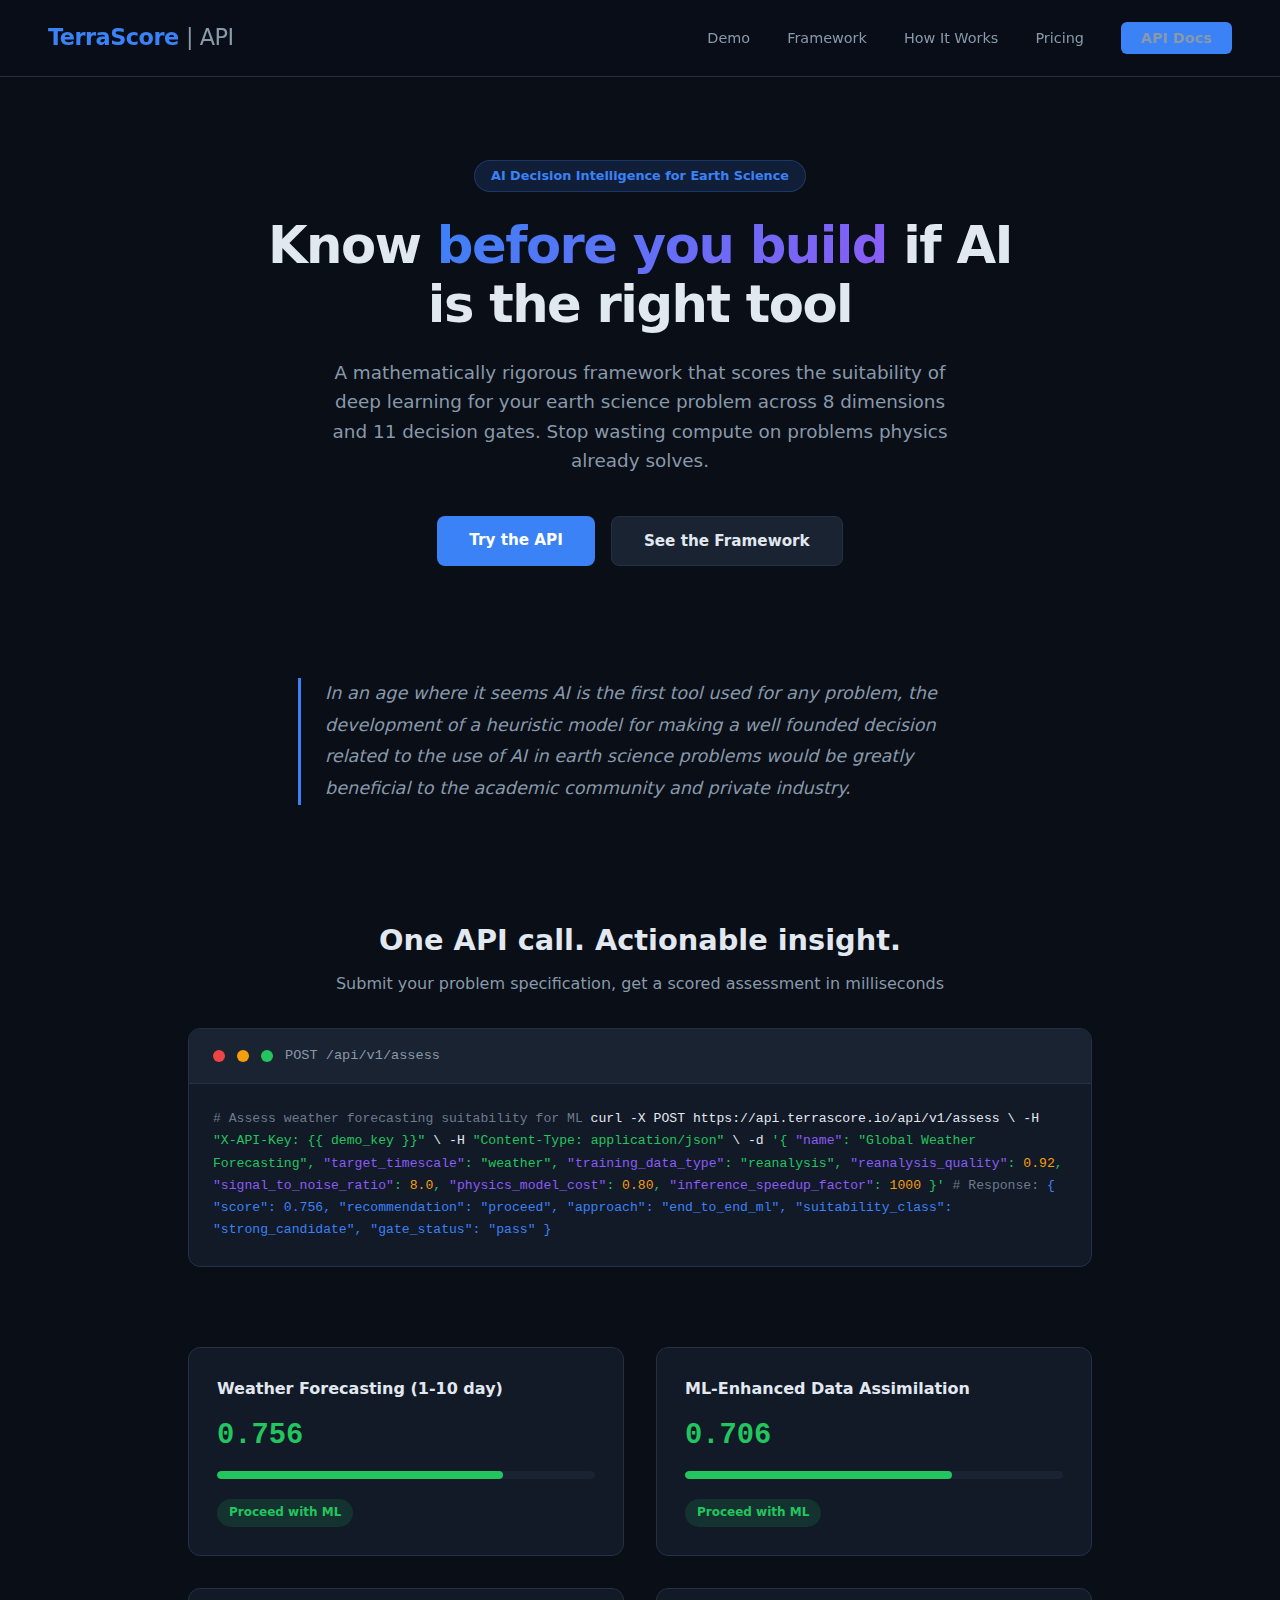
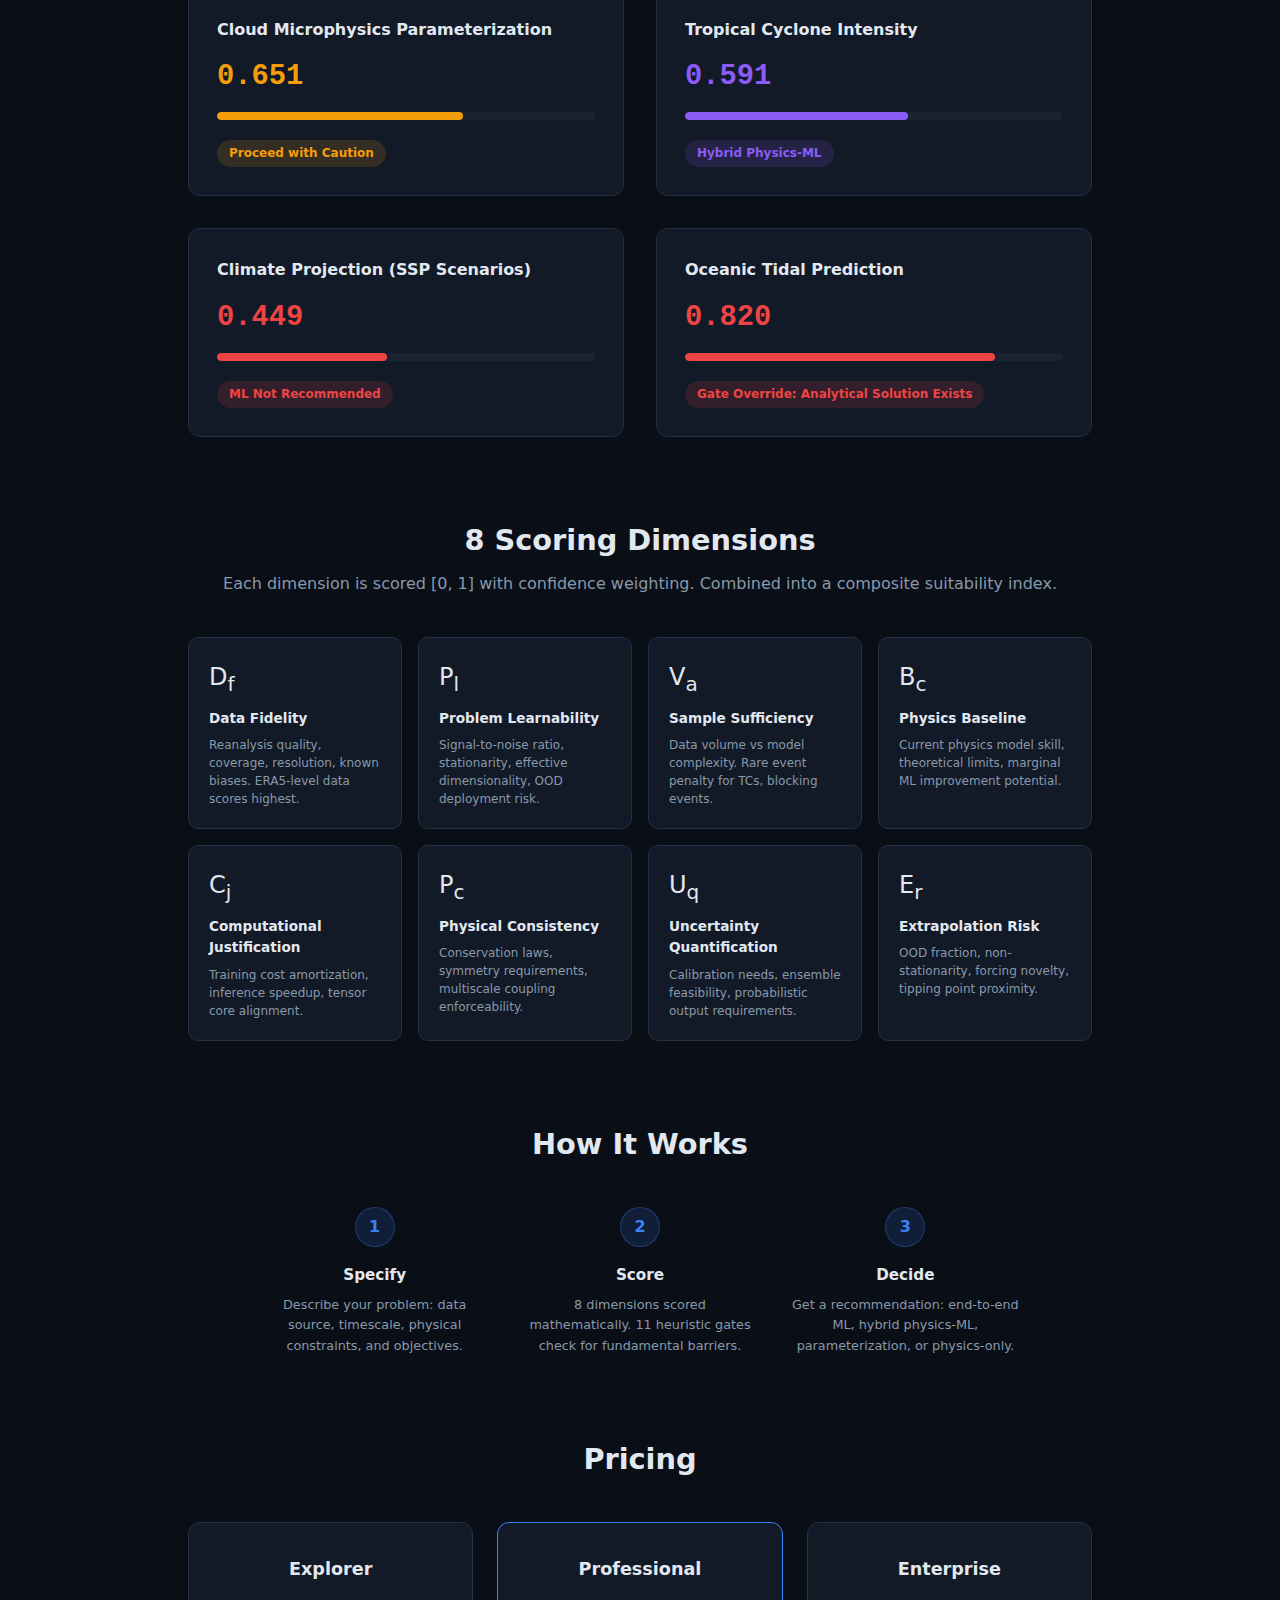
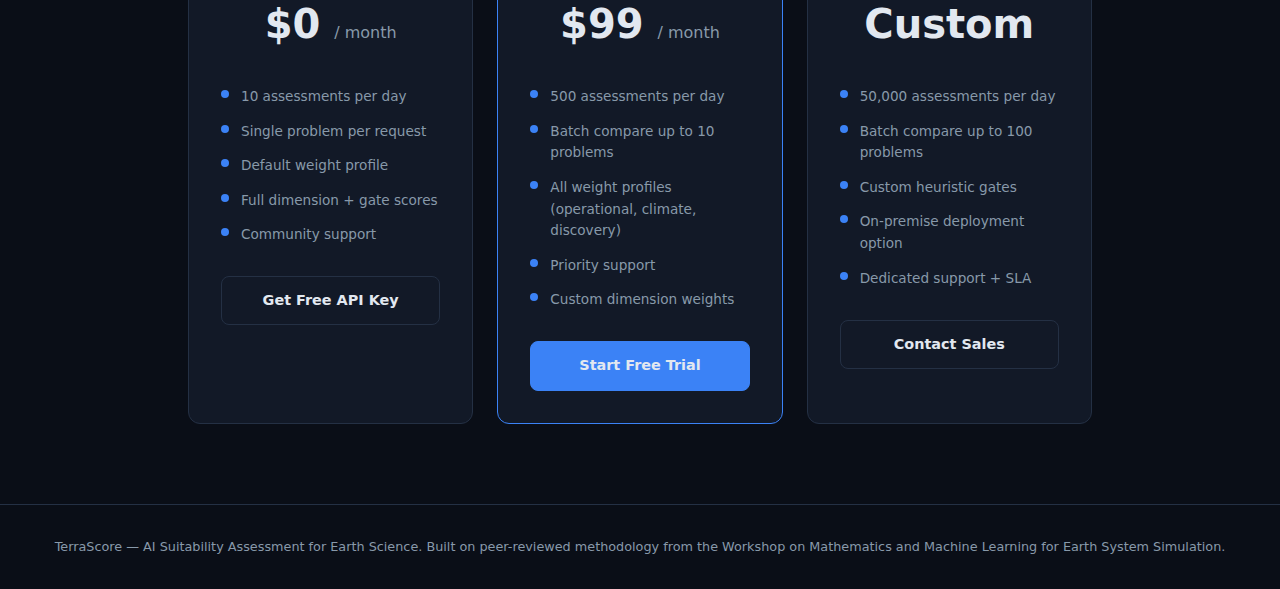
<file: service/templates/index.html>
<!DOCTYPE html>
<html lang="en">
<head>
    <meta charset="UTF-8">
    <meta name="viewport" content="width=device-width, initial-scale=1.0">
    <title>TerraScore — AI Suitability Assessment for Earth Science</title>
    <style>
        :root {
            --bg: #0a0e17;
            --surface: #121927;
            --surface-2: #1a2332;
            --border: #243044;
            --text: #e2e8f0;
            --text-dim: #8899aa;
            --accent: #3b82f6;
            --accent-glow: rgba(59, 130, 246, 0.15);
            --green: #22c55e;
            --amber: #f59e0b;
            --red: #ef4444;
            --font: 'Segoe UI', system-ui, -apple-system, sans-serif;
            --mono: 'SF Mono', 'Cascadia Code', 'Consolas', monospace;
        }
        * { margin: 0; padding: 0; box-sizing: border-box; }
        body {
            font-family: var(--font);
            background: var(--bg);
            color: var(--text);
            line-height: 1.6;
        }

        /* Navigation */
        nav {
            display: flex;
            justify-content: space-between;
            align-items: center;
            padding: 1.25rem 3rem;
            border-bottom: 1px solid var(--border);
            background: rgba(10, 14, 23, 0.95);
            backdrop-filter: blur(10px);
            position: fixed;
            width: 100%;
            top: 0;
            z-index: 100;
        }
        .logo {
            font-size: 1.4rem;
            font-weight: 700;
            color: var(--accent);
            letter-spacing: -0.5px;
        }
        .logo span { color: var(--text-dim); font-weight: 400; }
        nav .links a {
            color: var(--text-dim);
            text-decoration: none;
            margin-left: 2rem;
            font-size: 0.9rem;
            transition: color 0.2s;
        }
        nav .links a:hover { color: var(--text); }
        .cta-btn {
            background: var(--accent);
            color: #fff;
            padding: 0.5rem 1.25rem;
            border-radius: 6px;
            text-decoration: none;
            font-weight: 600;
            font-size: 0.85rem;
            transition: opacity 0.2s;
        }
        .cta-btn:hover { opacity: 0.9; }

        /* Hero */
        .hero {
            padding: 10rem 3rem 5rem;
            text-align: center;
            max-width: 860px;
            margin: 0 auto;
        }
        .hero .badge {
            display: inline-block;
            background: var(--accent-glow);
            color: var(--accent);
            padding: 0.3rem 1rem;
            border-radius: 100px;
            font-size: 0.8rem;
            font-weight: 600;
            margin-bottom: 1.5rem;
            border: 1px solid rgba(59, 130, 246, 0.25);
        }
        .hero h1 {
            font-size: 3.2rem;
            font-weight: 800;
            line-height: 1.15;
            letter-spacing: -1.5px;
            margin-bottom: 1.5rem;
        }
        .hero h1 em {
            font-style: normal;
            background: linear-gradient(135deg, var(--accent), #8b5cf6);
            -webkit-background-clip: text;
            -webkit-text-fill-color: transparent;
        }
        .hero p {
            font-size: 1.15rem;
            color: var(--text-dim);
            max-width: 640px;
            margin: 0 auto 2.5rem;
        }
        .hero-actions {
            display: flex;
            gap: 1rem;
            justify-content: center;
            flex-wrap: wrap;
        }
        .hero-actions a {
            padding: 0.75rem 2rem;
            border-radius: 8px;
            font-weight: 600;
            font-size: 0.95rem;
            text-decoration: none;
            transition: all 0.2s;
        }
        .btn-primary {
            background: var(--accent);
            color: #fff;
        }
        .btn-secondary {
            background: var(--surface-2);
            color: var(--text);
            border: 1px solid var(--border);
        }

        /* Problem statement */
        .problem {
            max-width: 780px;
            margin: 0 auto 5rem;
            padding: 2rem 3rem;
            text-align: center;
        }
        .problem blockquote {
            font-size: 1.1rem;
            color: var(--text-dim);
            font-style: italic;
            border-left: 3px solid var(--accent);
            padding-left: 1.5rem;
            text-align: left;
            line-height: 1.8;
        }

        /* Live demo */
        .demo-section {
            max-width: 1000px;
            margin: 0 auto 5rem;
            padding: 0 3rem;
        }
        .demo-section h2 {
            text-align: center;
            font-size: 1.8rem;
            margin-bottom: 0.5rem;
        }
        .demo-section .subtitle {
            text-align: center;
            color: var(--text-dim);
            margin-bottom: 2rem;
        }
        .demo-card {
            background: var(--surface);
            border: 1px solid var(--border);
            border-radius: 12px;
            overflow: hidden;
        }
        .demo-header {
            display: flex;
            align-items: center;
            gap: 0.75rem;
            padding: 1rem 1.5rem;
            background: var(--surface-2);
            border-bottom: 1px solid var(--border);
            font-family: var(--mono);
            font-size: 0.85rem;
            color: var(--text-dim);
        }
        .demo-header .dot { width: 12px; height: 12px; border-radius: 50%; }
        .dot-red { background: #ef4444; }
        .dot-yellow { background: #f59e0b; }
        .dot-green { background: #22c55e; }
        .demo-body {
            padding: 1.5rem;
            font-family: var(--mono);
            font-size: 0.82rem;
            line-height: 1.7;
            overflow-x: auto;
        }
        .demo-body .comment { color: #6b7b8d; }
        .demo-body .key { color: #8b5cf6; }
        .demo-body .str { color: #22c55e; }
        .demo-body .num { color: #f59e0b; }
        .demo-body .response { color: var(--accent); }

        /* Results display */
        .results-grid {
            display: grid;
            grid-template-columns: 1fr 1fr;
            gap: 2rem;
            max-width: 1000px;
            margin: 3rem auto 5rem;
            padding: 0 3rem;
        }
        .result-card {
            background: var(--surface);
            border: 1px solid var(--border);
            border-radius: 12px;
            padding: 1.75rem;
        }
        .result-card h3 {
            font-size: 1rem;
            margin-bottom: 0.75rem;
            display: flex;
            align-items: center;
            gap: 0.5rem;
        }
        .score-bar {
            width: 100%;
            height: 8px;
            background: var(--surface-2);
            border-radius: 4px;
            margin: 0.75rem 0;
            overflow: hidden;
        }
        .score-fill {
            height: 100%;
            border-radius: 4px;
            transition: width 1s ease;
        }
        .rec-tag {
            display: inline-block;
            padding: 0.25rem 0.75rem;
            border-radius: 100px;
            font-size: 0.75rem;
            font-weight: 600;
            margin-top: 0.5rem;
        }
        .rec-proceed { background: rgba(34,197,94,0.15); color: var(--green); }
        .rec-caution { background: rgba(245,158,11,0.15); color: var(--amber); }
        .rec-hybrid { background: rgba(139,92,246,0.15); color: #8b5cf6; }
        .rec-no { background: rgba(239,68,68,0.15); color: var(--red); }
        .score-value {
            font-size: 1.8rem;
            font-weight: 800;
            font-family: var(--mono);
        }

        /* Dimensions */
        .dimensions-section {
            max-width: 1000px;
            margin: 0 auto 5rem;
            padding: 0 3rem;
        }
        .dimensions-section h2 {
            text-align: center;
            font-size: 1.8rem;
            margin-bottom: 0.5rem;
        }
        .dimensions-section .subtitle {
            text-align: center;
            color: var(--text-dim);
            margin-bottom: 2.5rem;
        }
        .dim-grid {
            display: grid;
            grid-template-columns: repeat(4, 1fr);
            gap: 1rem;
        }
        .dim-card {
            background: var(--surface);
            border: 1px solid var(--border);
            border-radius: 10px;
            padding: 1.25rem;
        }
        .dim-card .icon {
            font-size: 1.5rem;
            margin-bottom: 0.5rem;
        }
        .dim-card h4 {
            font-size: 0.85rem;
            margin-bottom: 0.4rem;
        }
        .dim-card p {
            font-size: 0.75rem;
            color: var(--text-dim);
            line-height: 1.5;
        }

        /* How it works */
        .how-section {
            max-width: 860px;
            margin: 0 auto 5rem;
            padding: 0 3rem;
        }
        .how-section h2 {
            text-align: center;
            font-size: 1.8rem;
            margin-bottom: 2.5rem;
        }
        .steps {
            display: flex;
            gap: 2rem;
        }
        .step {
            flex: 1;
            text-align: center;
        }
        .step-num {
            width: 40px;
            height: 40px;
            background: var(--accent-glow);
            color: var(--accent);
            border-radius: 50%;
            display: inline-flex;
            align-items: center;
            justify-content: center;
            font-weight: 800;
            font-size: 1rem;
            margin-bottom: 1rem;
            border: 1px solid rgba(59,130,246,0.3);
        }
        .step h4 { margin-bottom: 0.5rem; font-size: 0.95rem; }
        .step p { font-size: 0.8rem; color: var(--text-dim); }

        /* Pricing */
        .pricing-section {
            max-width: 1000px;
            margin: 0 auto 5rem;
            padding: 0 3rem;
        }
        .pricing-section h2 { text-align: center; font-size: 1.8rem; margin-bottom: 2.5rem; }
        .pricing-grid {
            display: grid;
            grid-template-columns: repeat(3, 1fr);
            gap: 1.5rem;
        }
        .price-card {
            background: var(--surface);
            border: 1px solid var(--border);
            border-radius: 12px;
            padding: 2rem;
            text-align: center;
        }
        .price-card.featured { border-color: var(--accent); }
        .price-card h3 { font-size: 1.1rem; margin-bottom: 0.5rem; }
        .price-amount {
            font-size: 2.5rem;
            font-weight: 800;
            margin: 0.5rem 0;
        }
        .price-amount span { font-size: 1rem; color: var(--text-dim); font-weight: 400; }
        .price-card ul {
            list-style: none;
            text-align: left;
            margin: 1.5rem 0;
            font-size: 0.85rem;
            color: var(--text-dim);
        }
        .price-card li {
            padding: 0.4rem 0;
            padding-left: 1.25rem;
            position: relative;
        }
        .price-card li::before {
            content: '';
            position: absolute;
            left: 0;
            top: 0.65rem;
            width: 8px;
            height: 8px;
            border-radius: 50%;
            background: var(--accent);
        }
        .price-btn {
            display: block;
            width: 100%;
            padding: 0.75rem;
            border: 1px solid var(--border);
            border-radius: 8px;
            background: transparent;
            color: var(--text);
            font-weight: 600;
            font-size: 0.9rem;
            cursor: pointer;
            transition: all 0.2s;
            text-decoration: none;
            text-align: center;
        }
        .price-btn:hover { border-color: var(--accent); color: var(--accent); }
        .price-btn.primary { background: var(--accent); border-color: var(--accent); }
        .price-btn.primary:hover { opacity: 0.9; color: #fff; }

        /* Footer */
        footer {
            border-top: 1px solid var(--border);
            padding: 2rem 3rem;
            text-align: center;
            color: var(--text-dim);
            font-size: 0.8rem;
        }

        /* Responsive */
        @media (max-width: 768px) {
            .hero h1 { font-size: 2rem; }
            .dim-grid { grid-template-columns: 1fr 1fr; }
            .results-grid { grid-template-columns: 1fr; }
            .pricing-grid { grid-template-columns: 1fr; }
            .steps { flex-direction: column; }
            nav { padding: 1rem 1.5rem; }
            .hero, .demo-section, .dimensions-section,
            .how-section, .pricing-section, .results-grid, .problem { padding-left: 1.5rem; padding-right: 1.5rem; }
        }
    </style>
</head>
<body>

<nav>
    <div class="logo">TerraScore <span>| API</span></div>
    <div class="links">
        <a href="#demo">Demo</a>
        <a href="#dimensions">Framework</a>
        <a href="#how">How It Works</a>
        <a href="#pricing">Pricing</a>
        <a href="/api/v1/dimensions" class="cta-btn">API Docs</a>
    </div>
</nav>

<!-- Hero -->
<section class="hero">
    <div class="badge">AI Decision Intelligence for Earth Science</div>
    <h1>Know <em>before you build</em> if AI is the right tool</h1>
    <p>
        A mathematically rigorous framework that scores the suitability of deep learning
        for your earth science problem across 8 dimensions and 11 decision gates.
        Stop wasting compute on problems physics already solves.
    </p>
    <div class="hero-actions">
        <a href="#demo" class="btn-primary">Try the API</a>
        <a href="#how" class="btn-secondary">See the Framework</a>
    </div>
</section>

<!-- Problem statement -->
<section class="problem">
    <blockquote>
        In an age where it seems AI is the first tool used for any problem, the development
        of a heuristic model for making a well founded decision related to the use of AI in
        earth science problems would be greatly beneficial to the academic community and
        private industry.
    </blockquote>
</section>

<!-- Live demo -->
<section class="demo-section" id="demo">
    <h2>One API call. Actionable insight.</h2>
    <p class="subtitle">Submit your problem specification, get a scored assessment in milliseconds</p>
    <div class="demo-card">
        <div class="demo-header">
            <div class="dot dot-red"></div>
            <div class="dot dot-yellow"></div>
            <div class="dot dot-green"></div>
            POST /api/v1/assess
        </div>
        <div class="demo-body">
<span class="comment"># Assess weather forecasting suitability for ML</span>
curl -X POST https://api.terrascore.io/api/v1/assess \
  -H <span class="str">"X-API-Key: {{ demo_key }}"</span> \
  -H <span class="str">"Content-Type: application/json"</span> \
  -d <span class="str">'{
    <span class="key">"name"</span>: <span class="str">"Global Weather Forecasting"</span>,
    <span class="key">"target_timescale"</span>: <span class="str">"weather"</span>,
    <span class="key">"training_data_type"</span>: <span class="str">"reanalysis"</span>,
    <span class="key">"reanalysis_quality"</span>: <span class="num">0.92</span>,
    <span class="key">"signal_to_noise_ratio"</span>: <span class="num">8.0</span>,
    <span class="key">"physics_model_cost"</span>: <span class="num">0.80</span>,
    <span class="key">"inference_speedup_factor"</span>: <span class="num">1000</span>
  }'</span>

<span class="comment"># Response:</span>
<span class="response">{
  "score": 0.756,
  "recommendation": "proceed",
  "approach": "end_to_end_ml",
  "suitability_class": "strong_candidate",
  "gate_status": "pass"
}</span>
        </div>
    </div>
</section>

<!-- Example results -->
<section>
    <div class="results-grid" id="results">
        <div class="result-card">
            <h3>Weather Forecasting (1-10 day)</h3>
            <div class="score-value" style="color: var(--green);">0.756</div>
            <div class="score-bar"><div class="score-fill" style="width:75.6%; background: var(--green);"></div></div>
            <span class="rec-tag rec-proceed">Proceed with ML</span>
        </div>
        <div class="result-card">
            <h3>ML-Enhanced Data Assimilation</h3>
            <div class="score-value" style="color: var(--green);">0.706</div>
            <div class="score-bar"><div class="score-fill" style="width:70.6%; background: var(--green);"></div></div>
            <span class="rec-tag rec-proceed">Proceed with ML</span>
        </div>
        <div class="result-card">
            <h3>Cloud Microphysics Parameterization</h3>
            <div class="score-value" style="color: var(--amber);">0.651</div>
            <div class="score-bar"><div class="score-fill" style="width:65.1%; background: var(--amber);"></div></div>
            <span class="rec-tag rec-caution">Proceed with Caution</span>
        </div>
        <div class="result-card">
            <h3>Tropical Cyclone Intensity</h3>
            <div class="score-value" style="color: #8b5cf6;">0.591</div>
            <div class="score-bar"><div class="score-fill" style="width:59.1%; background: #8b5cf6;"></div></div>
            <span class="rec-tag rec-hybrid">Hybrid Physics-ML</span>
        </div>
        <div class="result-card">
            <h3>Climate Projection (SSP Scenarios)</h3>
            <div class="score-value" style="color: var(--red);">0.449</div>
            <div class="score-bar"><div class="score-fill" style="width:44.9%; background: var(--red);"></div></div>
            <span class="rec-tag rec-no">ML Not Recommended</span>
        </div>
        <div class="result-card">
            <h3>Oceanic Tidal Prediction</h3>
            <div class="score-value" style="color: var(--red);">0.820</div>
            <div class="score-bar"><div class="score-fill" style="width:82.0%; background: var(--red);"></div></div>
            <span class="rec-tag rec-no">Gate Override: Analytical Solution Exists</span>
        </div>
    </div>
</section>

<!-- 8 Dimensions -->
<section class="dimensions-section" id="dimensions">
    <h2>8 Scoring Dimensions</h2>
    <p class="subtitle">Each dimension is scored [0, 1] with confidence weighting. Combined into a composite suitability index.</p>
    <div class="dim-grid">
        <div class="dim-card">
            <div class="icon">D<sub>f</sub></div>
            <h4>Data Fidelity</h4>
            <p>Reanalysis quality, coverage, resolution, known biases. ERA5-level data scores highest.</p>
        </div>
        <div class="dim-card">
            <div class="icon">P<sub>l</sub></div>
            <h4>Problem Learnability</h4>
            <p>Signal-to-noise ratio, stationarity, effective dimensionality, OOD deployment risk.</p>
        </div>
        <div class="dim-card">
            <div class="icon">V<sub>a</sub></div>
            <h4>Sample Sufficiency</h4>
            <p>Data volume vs model complexity. Rare event penalty for TCs, blocking events.</p>
        </div>
        <div class="dim-card">
            <div class="icon">B<sub>c</sub></div>
            <h4>Physics Baseline</h4>
            <p>Current physics model skill, theoretical limits, marginal ML improvement potential.</p>
        </div>
        <div class="dim-card">
            <div class="icon">C<sub>j</sub></div>
            <h4>Computational Justification</h4>
            <p>Training cost amortization, inference speedup, tensor core alignment.</p>
        </div>
        <div class="dim-card">
            <div class="icon">P<sub>c</sub></div>
            <h4>Physical Consistency</h4>
            <p>Conservation laws, symmetry requirements, multiscale coupling enforceability.</p>
        </div>
        <div class="dim-card">
            <div class="icon">U<sub>q</sub></div>
            <h4>Uncertainty Quantification</h4>
            <p>Calibration needs, ensemble feasibility, probabilistic output requirements.</p>
        </div>
        <div class="dim-card">
            <div class="icon">E<sub>r</sub></div>
            <h4>Extrapolation Risk</h4>
            <p>OOD fraction, non-stationarity, forcing novelty, tipping point proximity.</p>
        </div>
    </div>
</section>

<!-- How it works -->
<section class="how-section" id="how">
    <h2>How It Works</h2>
    <div class="steps">
        <div class="step">
            <div class="step-num">1</div>
            <h4>Specify</h4>
            <p>Describe your problem: data source, timescale, physical constraints, and objectives.</p>
        </div>
        <div class="step">
            <div class="step-num">2</div>
            <h4>Score</h4>
            <p>8 dimensions scored mathematically. 11 heuristic gates check for fundamental barriers.</p>
        </div>
        <div class="step">
            <div class="step-num">3</div>
            <h4>Decide</h4>
            <p>Get a recommendation: end-to-end ML, hybrid physics-ML, parameterization, or physics-only.</p>
        </div>
    </div>
</section>

<!-- Pricing -->
<section class="pricing-section" id="pricing">
    <h2>Pricing</h2>
    <div class="pricing-grid">
        <div class="price-card">
            <h3>Explorer</h3>
            <div class="price-amount">$0 <span>/ month</span></div>
            <ul>
                <li>10 assessments per day</li>
                <li>Single problem per request</li>
                <li>Default weight profile</li>
                <li>Full dimension + gate scores</li>
                <li>Community support</li>
            </ul>
            <a href="/api/v1/keys/generate" class="price-btn">Get Free API Key</a>
        </div>
        <div class="price-card featured">
            <h3>Professional</h3>
            <div class="price-amount">$99 <span>/ month</span></div>
            <ul>
                <li>500 assessments per day</li>
                <li>Batch compare up to 10 problems</li>
                <li>All weight profiles (operational, climate, discovery)</li>
                <li>Priority support</li>
                <li>Custom dimension weights</li>
            </ul>
            <a href="/api/v1/keys/generate" class="price-btn primary">Start Free Trial</a>
        </div>
        <div class="price-card">
            <h3>Enterprise</h3>
            <div class="price-amount">Custom</div>
            <ul>
                <li>50,000 assessments per day</li>
                <li>Batch compare up to 100 problems</li>
                <li>Custom heuristic gates</li>
                <li>On-premise deployment option</li>
                <li>Dedicated support + SLA</li>
            </ul>
            <a href="mailto:sales@terrascore.io" class="price-btn">Contact Sales</a>
        </div>
    </div>
</section>

<footer>
    TerraScore — AI Suitability Assessment for Earth Science.
    Built on peer-reviewed methodology from the Workshop on Mathematics and Machine Learning for Earth System Simulation.
</footer>

</body>
</html>
</file>
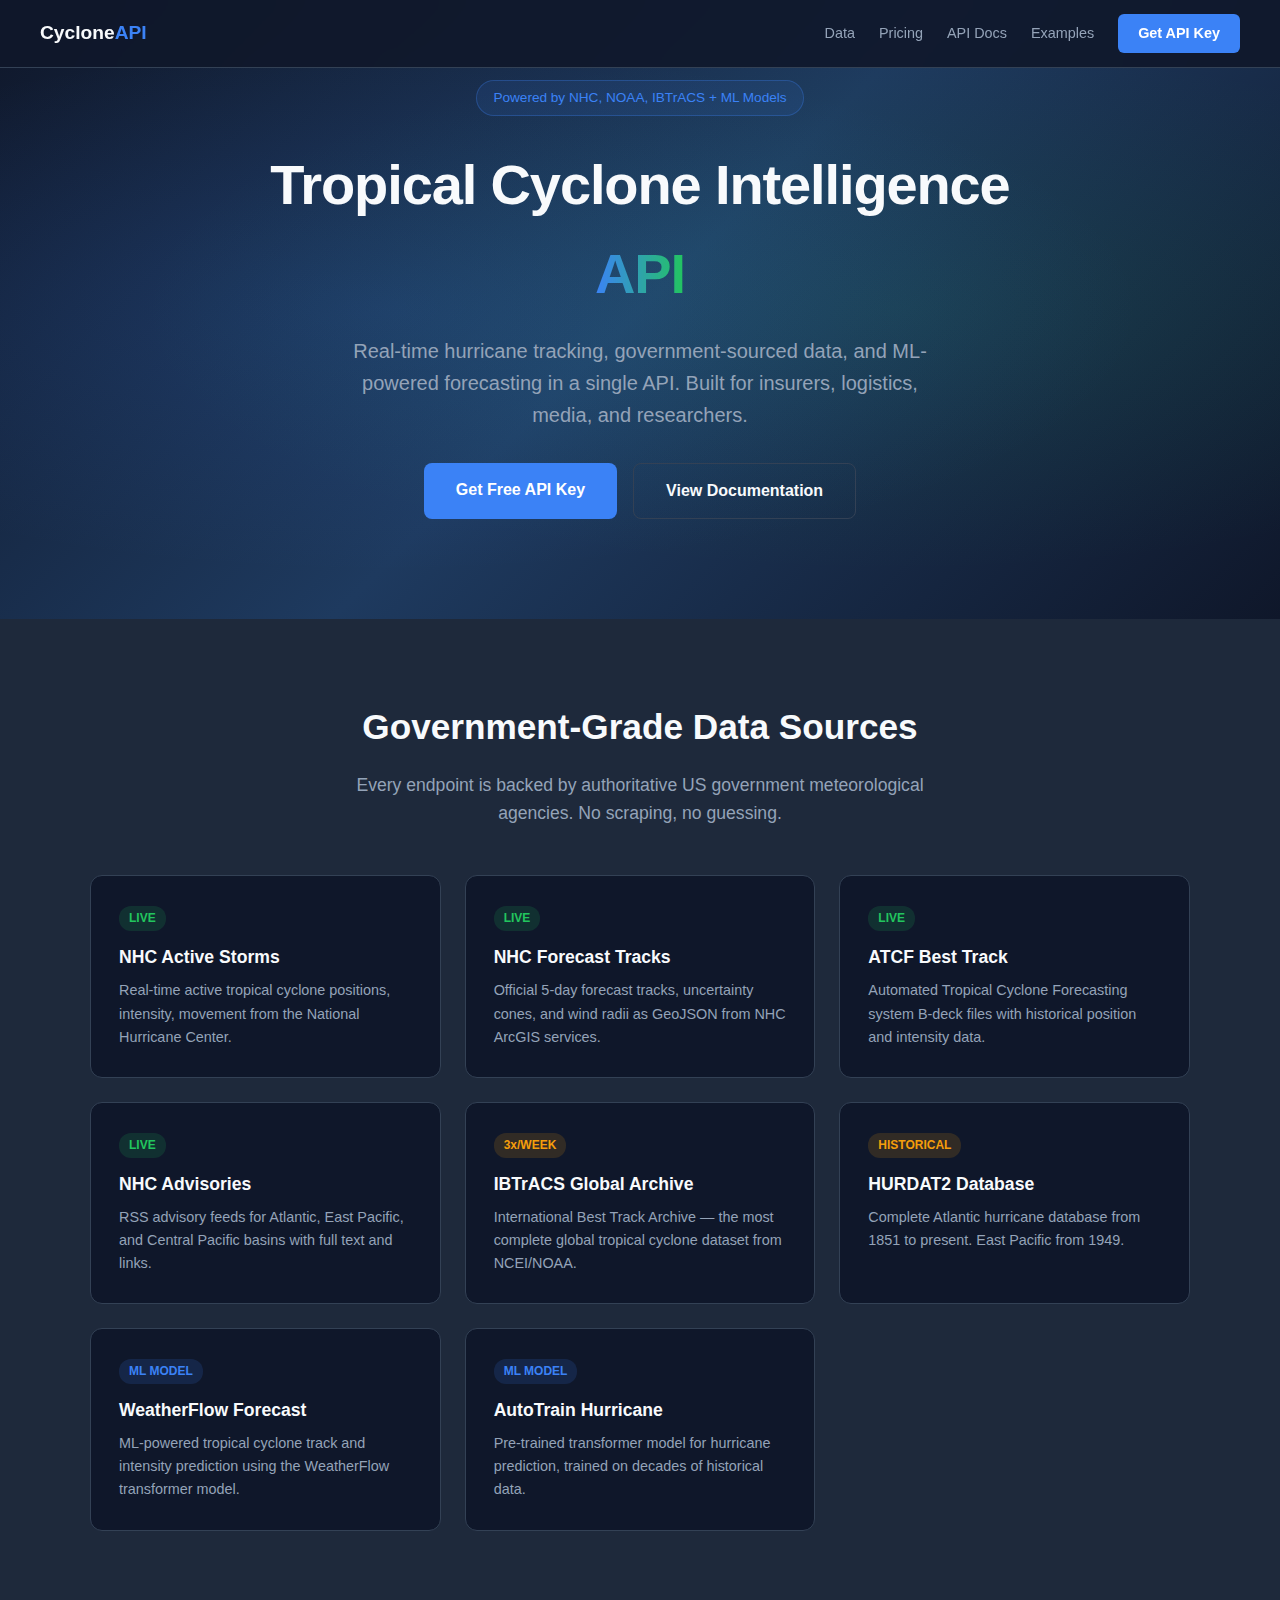
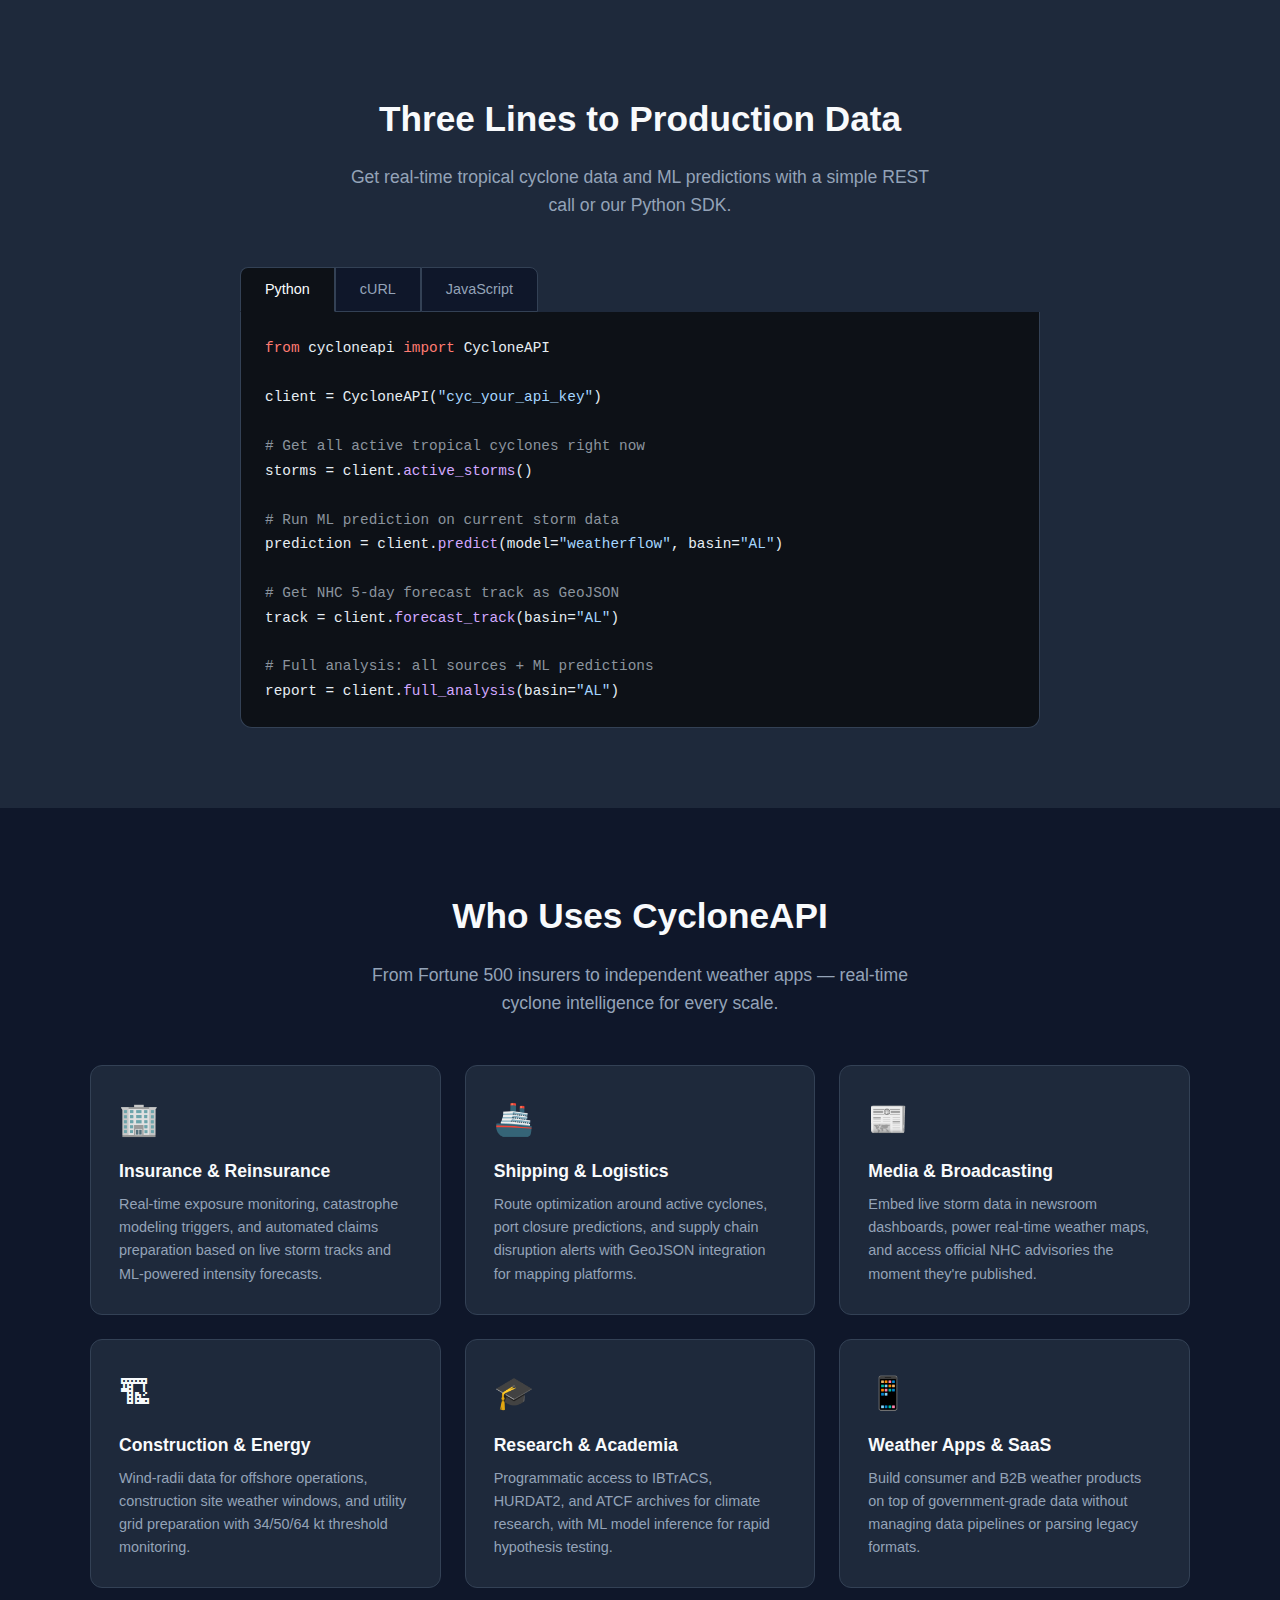
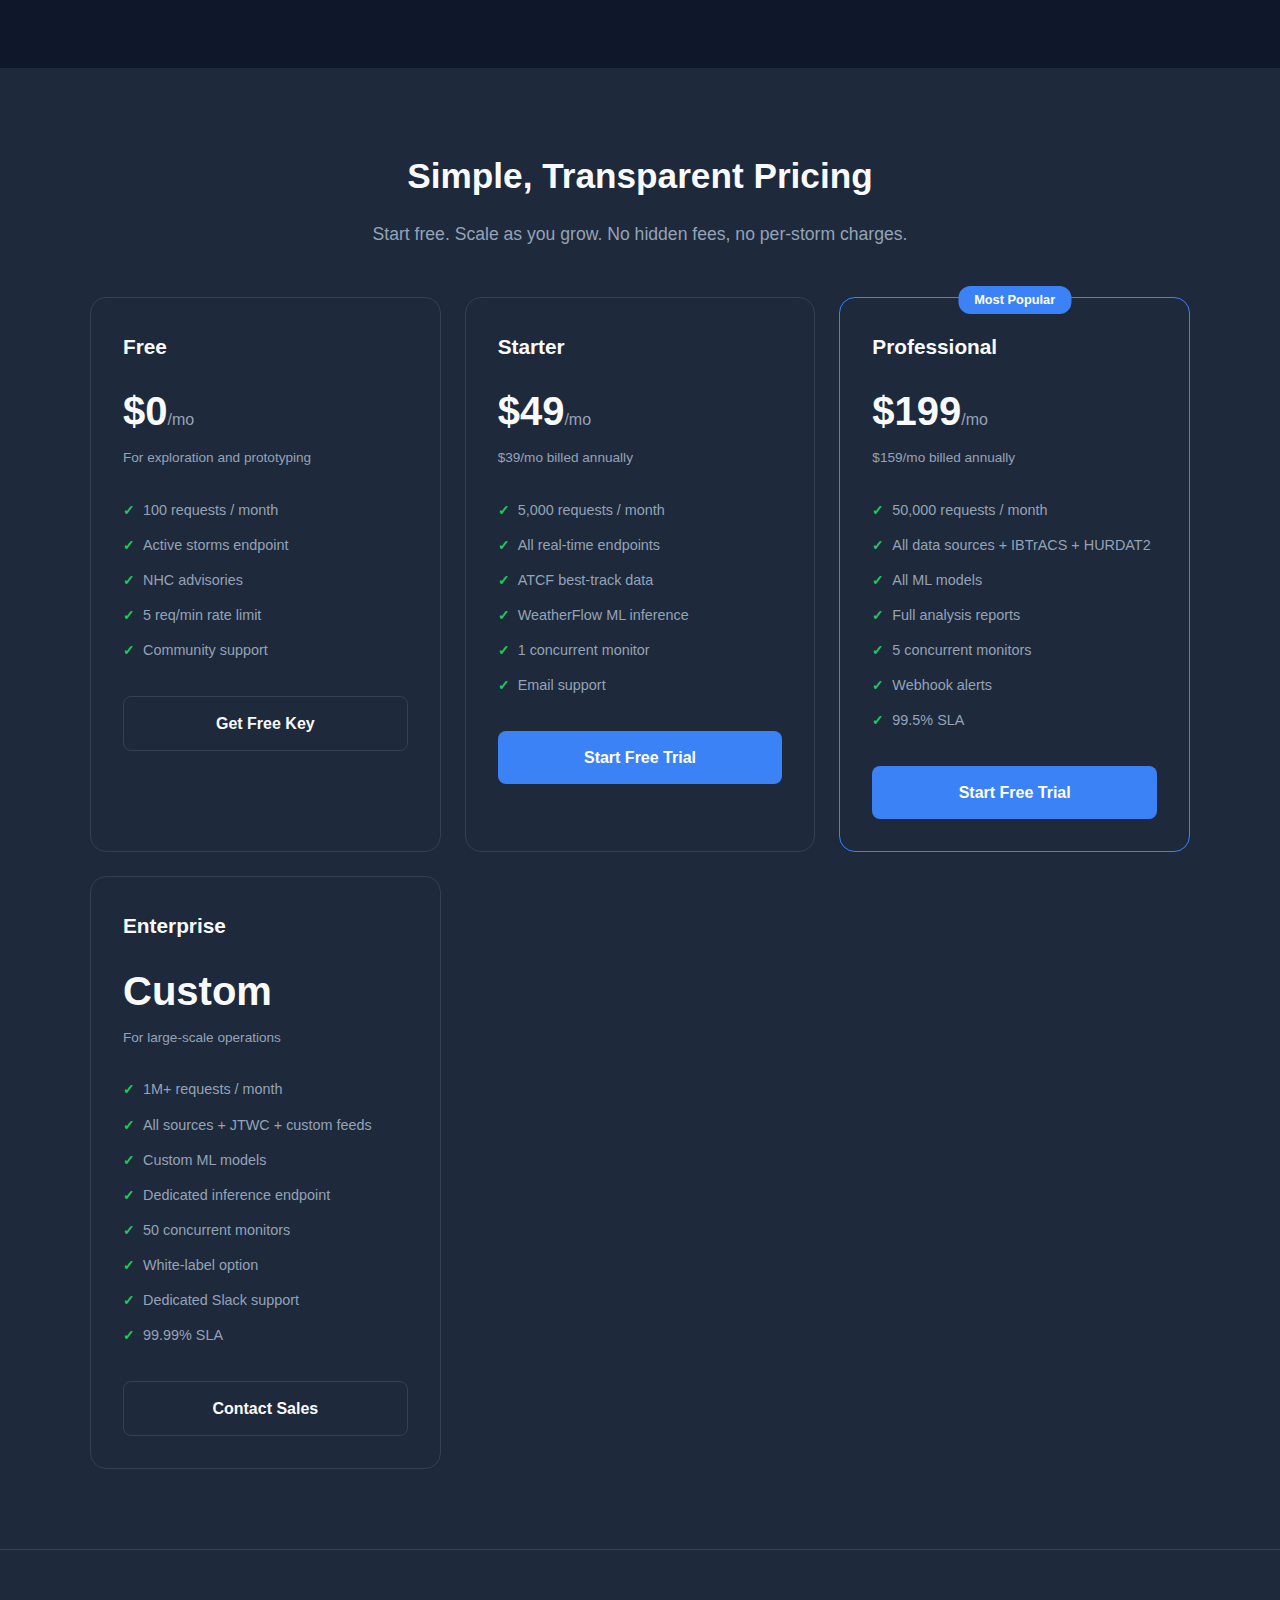
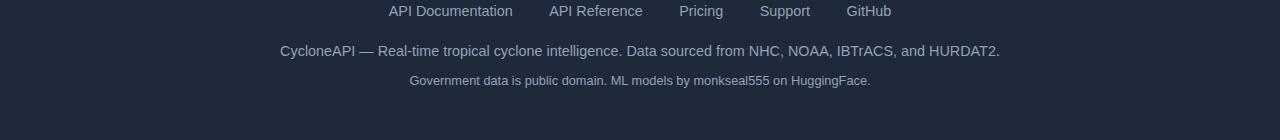
<file: huggingface_live_tool/templates/landing.html>
<!DOCTYPE html>
<html lang="en">
<head>
    <meta charset="UTF-8">
    <meta name="viewport" content="width=device-width, initial-scale=1.0">
    <title>CycloneAPI — Real-Time Tropical Cyclone Intelligence</title>
    <style>
        :root {
            --primary: #0f172a;
            --accent: #3b82f6;
            --accent-hover: #2563eb;
            --surface: #1e293b;
            --text: #f8fafc;
            --text-muted: #94a3b8;
            --border: #334155;
            --success: #22c55e;
            --warning: #f59e0b;
            --gradient: linear-gradient(135deg, #0f172a 0%, #1e3a5f 50%, #0f172a 100%);
        }
        * { margin: 0; padding: 0; box-sizing: border-box; }
        body { font-family: -apple-system, BlinkMacSystemFont, 'Segoe UI', Roboto, sans-serif; background: var(--primary); color: var(--text); line-height: 1.6; }

        /* Hero */
        .hero {
            background: var(--gradient);
            padding: 80px 20px 100px;
            text-align: center;
            position: relative;
            overflow: hidden;
        }
        .hero::before {
            content: '';
            position: absolute; top: 0; left: 0; right: 0; bottom: 0;
            background: radial-gradient(ellipse at 30% 50%, rgba(59,130,246,0.15) 0%, transparent 60%),
                        radial-gradient(ellipse at 70% 50%, rgba(34,197,94,0.1) 0%, transparent 60%);
        }
        .hero-content { position: relative; max-width: 800px; margin: 0 auto; }
        .hero h1 { font-size: 3.5rem; font-weight: 800; letter-spacing: -0.02em; margin-bottom: 16px; }
        .hero h1 span { background: linear-gradient(90deg, #3b82f6, #22c55e); -webkit-background-clip: text; -webkit-text-fill-color: transparent; background-clip: text; }
        .hero p { font-size: 1.25rem; color: var(--text-muted); max-width: 600px; margin: 0 auto 32px; }
        .hero-cta { display: flex; gap: 16px; justify-content: center; flex-wrap: wrap; }
        .btn { display: inline-block; padding: 14px 32px; border-radius: 8px; font-size: 1rem; font-weight: 600; text-decoration: none; transition: all 0.2s; cursor: pointer; border: none; }
        .btn-primary { background: var(--accent); color: white; }
        .btn-primary:hover { background: var(--accent-hover); transform: translateY(-1px); }
        .btn-secondary { background: transparent; color: var(--text); border: 1px solid var(--border); }
        .btn-secondary:hover { border-color: var(--accent); color: var(--accent); }
        .hero-badge { display: inline-block; padding: 6px 16px; border-radius: 20px; font-size: 0.85rem; color: var(--accent); border: 1px solid rgba(59,130,246,0.3); margin-bottom: 24px; background: rgba(59,130,246,0.1); }

        /* Container */
        .container { max-width: 1200px; margin: 0 auto; padding: 0 20px; }

        /* Section */
        section { padding: 80px 20px; }
        section h2 { font-size: 2.2rem; font-weight: 700; text-align: center; margin-bottom: 16px; }
        section .section-sub { text-align: center; color: var(--text-muted); max-width: 600px; margin: 0 auto 48px; font-size: 1.1rem; }

        /* Data sources */
        .sources { background: var(--surface); }
        .source-grid { display: grid; grid-template-columns: repeat(auto-fit, minmax(260px, 1fr)); gap: 24px; max-width: 1100px; margin: 0 auto; }
        .source-card { background: var(--primary); border: 1px solid var(--border); border-radius: 12px; padding: 28px; transition: border-color 0.2s; }
        .source-card:hover { border-color: var(--accent); }
        .source-card h3 { font-size: 1.1rem; margin-bottom: 8px; }
        .source-card p { color: var(--text-muted); font-size: 0.9rem; }
        .source-badge { display: inline-block; padding: 3px 10px; border-radius: 12px; font-size: 0.75rem; font-weight: 600; margin-bottom: 12px; }
        .badge-live { background: rgba(34,197,94,0.15); color: var(--success); }
        .badge-updated { background: rgba(245,158,11,0.15); color: var(--warning); }
        .badge-ml { background: rgba(59,130,246,0.15); color: var(--accent); }

        /* Pricing */
        .pricing-grid { display: grid; grid-template-columns: repeat(auto-fit, minmax(260px, 1fr)); gap: 24px; max-width: 1100px; margin: 0 auto; }
        .price-card { background: var(--surface); border: 1px solid var(--border); border-radius: 16px; padding: 32px; position: relative; transition: transform 0.2s, border-color 0.2s; }
        .price-card:hover { transform: translateY(-4px); }
        .price-card.featured { border-color: var(--accent); }
        .price-card.featured::before { content: 'Most Popular'; position: absolute; top: -12px; left: 50%; transform: translateX(-50%); background: var(--accent); color: white; padding: 4px 16px; border-radius: 12px; font-size: 0.8rem; font-weight: 600; }
        .price-card h3 { font-size: 1.3rem; margin-bottom: 4px; }
        .price-card .price { font-size: 2.5rem; font-weight: 800; margin: 16px 0 4px; }
        .price-card .price span { font-size: 1rem; font-weight: 400; color: var(--text-muted); }
        .price-card .price-sub { color: var(--text-muted); font-size: 0.85rem; margin-bottom: 24px; }
        .price-card ul { list-style: none; margin-bottom: 28px; }
        .price-card li { padding: 6px 0; font-size: 0.9rem; color: var(--text-muted); }
        .price-card li::before { content: '\2713'; color: var(--success); margin-right: 8px; font-weight: 700; }
        .price-card .btn { width: 100%; text-align: center; }

        /* Code sample */
        .code-section { background: var(--surface); }
        .code-tabs { display: flex; gap: 0; margin-bottom: 0; max-width: 800px; margin: 0 auto; }
        .code-tab { padding: 10px 24px; background: var(--primary); border: 1px solid var(--border); cursor: pointer; font-size: 0.9rem; color: var(--text-muted); transition: all 0.2s; }
        .code-tab:first-child { border-radius: 8px 0 0 0; }
        .code-tab:last-child { border-radius: 0 8px 0 0; }
        .code-tab.active { background: #0d1117; color: var(--text); border-bottom-color: #0d1117; }
        .code-block { background: #0d1117; border: 1px solid var(--border); border-top: none; border-radius: 0 0 12px 12px; padding: 24px; max-width: 800px; margin: 0 auto; overflow-x: auto; }
        .code-block pre { font-family: 'SF Mono', 'Fira Code', monospace; font-size: 0.9rem; line-height: 1.7; color: #e6edf3; }
        .code-block .kw { color: #ff7b72; }
        .code-block .str { color: #a5d6ff; }
        .code-block .cmt { color: #8b949e; }
        .code-block .fn { color: #d2a8ff; }
        .code-block .var { color: #ffa657; }

        /* Use cases */
        .use-cases-grid { display: grid; grid-template-columns: repeat(auto-fit, minmax(300px, 1fr)); gap: 24px; max-width: 1100px; margin: 0 auto; }
        .use-card { background: var(--surface); border: 1px solid var(--border); border-radius: 12px; padding: 28px; }
        .use-card h3 { margin-bottom: 8px; font-size: 1.1rem; }
        .use-card p { color: var(--text-muted); font-size: 0.9rem; }
        .use-icon { font-size: 2rem; margin-bottom: 12px; }

        /* Footer */
        footer { background: var(--surface); padding: 48px 20px; text-align: center; border-top: 1px solid var(--border); }
        footer p { color: var(--text-muted); font-size: 0.9rem; }
        .footer-links { margin-bottom: 16px; }
        .footer-links a { color: var(--text-muted); text-decoration: none; margin: 0 16px; font-size: 0.9rem; transition: color 0.2s; }
        .footer-links a:hover { color: var(--accent); }

        /* Nav */
        nav { position: fixed; top: 0; left: 0; right: 0; background: rgba(15,23,42,0.9); backdrop-filter: blur(12px); z-index: 100; border-bottom: 1px solid var(--border); padding: 14px 20px; }
        .nav-inner { max-width: 1200px; margin: 0 auto; display: flex; justify-content: space-between; align-items: center; }
        .nav-brand { font-size: 1.2rem; font-weight: 700; color: var(--text); text-decoration: none; }
        .nav-brand span { color: var(--accent); }
        .nav-links { display: flex; gap: 24px; align-items: center; }
        .nav-links a { color: var(--text-muted); text-decoration: none; font-size: 0.9rem; transition: color 0.2s; }
        .nav-links a:hover { color: var(--text); }
        .nav-cta { background: var(--accent); color: white !important; padding: 8px 20px; border-radius: 6px; font-weight: 600; }
        .nav-cta:hover { background: var(--accent-hover); }

        /* Responsive */
        @media (max-width: 768px) {
            .hero h1 { font-size: 2.2rem; }
            .hero { padding: 100px 20px 60px; }
            .nav-links { gap: 12px; }
            .price-card { padding: 24px; }
        }
    </style>
</head>
<body>

<nav>
    <div class="nav-inner">
        <a href="/" class="nav-brand">Cyclone<span>API</span></a>
        <div class="nav-links">
            <a href="#sources">Data</a>
            <a href="#pricing">Pricing</a>
            <a href="/docs">API Docs</a>
            <a href="#code">Examples</a>
            <a href="/docs" class="nav-cta">Get API Key</a>
        </div>
    </div>
</nav>

<!-- Hero -->
<section class="hero">
    <div class="hero-content">
        <div class="hero-badge">Powered by NHC, NOAA, IBTrACS + ML Models</div>
        <h1>Tropical Cyclone Intelligence <span>API</span></h1>
        <p>Real-time hurricane tracking, government-sourced data, and ML-powered forecasting in a single API. Built for insurers, logistics, media, and researchers.</p>
        <div class="hero-cta">
            <a href="/v1/auth/register" class="btn btn-primary">Get Free API Key</a>
            <a href="/docs" class="btn btn-secondary">View Documentation</a>
        </div>
    </div>
</section>

<!-- Data Sources -->
<section class="sources" id="sources">
    <div class="container">
        <h2>Government-Grade Data Sources</h2>
        <p class="section-sub">Every endpoint is backed by authoritative US government meteorological agencies. No scraping, no guessing.</p>
        <div class="source-grid">
            <div class="source-card">
                <span class="source-badge badge-live">LIVE</span>
                <h3>NHC Active Storms</h3>
                <p>Real-time active tropical cyclone positions, intensity, movement from the National Hurricane Center.</p>
            </div>
            <div class="source-card">
                <span class="source-badge badge-live">LIVE</span>
                <h3>NHC Forecast Tracks</h3>
                <p>Official 5-day forecast tracks, uncertainty cones, and wind radii as GeoJSON from NHC ArcGIS services.</p>
            </div>
            <div class="source-card">
                <span class="source-badge badge-live">LIVE</span>
                <h3>ATCF Best Track</h3>
                <p>Automated Tropical Cyclone Forecasting system B-deck files with historical position and intensity data.</p>
            </div>
            <div class="source-card">
                <span class="source-badge badge-live">LIVE</span>
                <h3>NHC Advisories</h3>
                <p>RSS advisory feeds for Atlantic, East Pacific, and Central Pacific basins with full text and links.</p>
            </div>
            <div class="source-card">
                <span class="source-badge badge-updated">3x/WEEK</span>
                <h3>IBTrACS Global Archive</h3>
                <p>International Best Track Archive — the most complete global tropical cyclone dataset from NCEI/NOAA.</p>
            </div>
            <div class="source-card">
                <span class="source-badge badge-updated">HISTORICAL</span>
                <h3>HURDAT2 Database</h3>
                <p>Complete Atlantic hurricane database from 1851 to present. East Pacific from 1949.</p>
            </div>
            <div class="source-card">
                <span class="source-badge badge-ml">ML MODEL</span>
                <h3>WeatherFlow Forecast</h3>
                <p>ML-powered tropical cyclone track and intensity prediction using the WeatherFlow transformer model.</p>
            </div>
            <div class="source-card">
                <span class="source-badge badge-ml">ML MODEL</span>
                <h3>AutoTrain Hurricane</h3>
                <p>Pre-trained transformer model for hurricane prediction, trained on decades of historical data.</p>
            </div>
        </div>
    </div>
</section>

<!-- Code Example -->
<section class="code-section" id="code">
    <div class="container">
        <h2>Three Lines to Production Data</h2>
        <p class="section-sub">Get real-time tropical cyclone data and ML predictions with a simple REST call or our Python SDK.</p>
        <div class="code-tabs">
            <div class="code-tab active" onclick="showTab('python')">Python</div>
            <div class="code-tab" onclick="showTab('curl')">cURL</div>
            <div class="code-tab" onclick="showTab('js')">JavaScript</div>
        </div>
        <div class="code-block">
            <pre id="code-python"><span class="kw">from</span> cycloneapi <span class="kw">import</span> CycloneAPI

client = CycloneAPI(<span class="str">"cyc_your_api_key"</span>)

<span class="cmt"># Get all active tropical cyclones right now</span>
storms = client.<span class="fn">active_storms</span>()

<span class="cmt"># Run ML prediction on current storm data</span>
prediction = client.<span class="fn">predict</span>(model=<span class="str">"weatherflow"</span>, basin=<span class="str">"AL"</span>)

<span class="cmt"># Get NHC 5-day forecast track as GeoJSON</span>
track = client.<span class="fn">forecast_track</span>(basin=<span class="str">"AL"</span>)

<span class="cmt"># Full analysis: all sources + ML predictions</span>
report = client.<span class="fn">full_analysis</span>(basin=<span class="str">"AL"</span>)</pre>
            <pre id="code-curl" style="display:none"><span class="cmt"># Get active storms</span>
curl -H <span class="str">"X-API-Key: cyc_your_api_key"</span> \
     <span class="str">https://api.cycloneapi.com/v1/storms</span>

<span class="cmt"># Run ML inference on current storm data</span>
curl -X POST -H <span class="str">"X-API-Key: cyc_your_api_key"</span> \
     <span class="str">"https://api.cycloneapi.com/v1/inference/live?model=weatherflow"</span>

<span class="cmt"># Get NHC forecast track GeoJSON</span>
curl -H <span class="str">"X-API-Key: cyc_your_api_key"</span> \
     <span class="str">https://api.cycloneapi.com/v1/forecast/track?basin=AL</span>

<span class="cmt"># Full analysis report</span>
curl -X POST -H <span class="str">"X-API-Key: cyc_your_api_key"</span> \
     <span class="str">https://api.cycloneapi.com/v1/analysis/full?basin=AL</span></pre>
            <pre id="code-js" style="display:none"><span class="kw">const</span> <span class="var">API_KEY</span> = <span class="str">"cyc_your_api_key"</span>;
<span class="kw">const</span> <span class="var">BASE</span>    = <span class="str">"https://api.cycloneapi.com/v1"</span>;
<span class="kw">const</span> <span class="var">headers</span> = { <span class="str">"X-API-Key"</span>: <span class="var">API_KEY</span> };

<span class="cmt">// Get active storms</span>
<span class="kw">const</span> storms = <span class="kw">await</span> <span class="fn">fetch</span>(<span class="str">`${BASE}/storms`</span>, { headers })
    .<span class="fn">then</span>(r => r.<span class="fn">json</span>());

<span class="cmt">// Run ML inference</span>
<span class="kw">const</span> prediction = <span class="kw">await</span> <span class="fn">fetch</span>(
    <span class="str">`${BASE}/inference/live?model=weatherflow`</span>,
    { method: <span class="str">"POST"</span>, headers }
).<span class="fn">then</span>(r => r.<span class="fn">json</span>());

<span class="cmt">// Get forecast track GeoJSON</span>
<span class="kw">const</span> track = <span class="kw">await</span> <span class="fn">fetch</span>(
    <span class="str">`${BASE}/forecast/track?basin=AL`</span>, { headers }
).<span class="fn">then</span>(r => r.<span class="fn">json</span>());</pre>
        </div>
    </div>
</section>

<!-- Use Cases -->
<section id="use-cases">
    <div class="container">
        <h2>Who Uses CycloneAPI</h2>
        <p class="section-sub">From Fortune 500 insurers to independent weather apps — real-time cyclone intelligence for every scale.</p>
        <div class="use-cases-grid">
            <div class="use-card">
                <div class="use-icon">&#x1f3e2;</div>
                <h3>Insurance & Reinsurance</h3>
                <p>Real-time exposure monitoring, catastrophe modeling triggers, and automated claims preparation based on live storm tracks and ML-powered intensity forecasts.</p>
            </div>
            <div class="use-card">
                <div class="use-icon">&#x1f6a2;</div>
                <h3>Shipping & Logistics</h3>
                <p>Route optimization around active cyclones, port closure predictions, and supply chain disruption alerts with GeoJSON integration for mapping platforms.</p>
            </div>
            <div class="use-card">
                <div class="use-icon">&#x1f4f0;</div>
                <h3>Media & Broadcasting</h3>
                <p>Embed live storm data in newsroom dashboards, power real-time weather maps, and access official NHC advisories the moment they're published.</p>
            </div>
            <div class="use-card">
                <div class="use-icon">&#x1f3d7;</div>
                <h3>Construction & Energy</h3>
                <p>Wind-radii data for offshore operations, construction site weather windows, and utility grid preparation with 34/50/64 kt threshold monitoring.</p>
            </div>
            <div class="use-card">
                <div class="use-icon">&#x1f393;</div>
                <h3>Research & Academia</h3>
                <p>Programmatic access to IBTrACS, HURDAT2, and ATCF archives for climate research, with ML model inference for rapid hypothesis testing.</p>
            </div>
            <div class="use-card">
                <div class="use-icon">&#x1f4f1;</div>
                <h3>Weather Apps & SaaS</h3>
                <p>Build consumer and B2B weather products on top of government-grade data without managing data pipelines or parsing legacy formats.</p>
            </div>
        </div>
    </div>
</section>

<!-- Pricing -->
<section id="pricing" style="background: var(--surface);">
    <div class="container">
        <h2>Simple, Transparent Pricing</h2>
        <p class="section-sub">Start free. Scale as you grow. No hidden fees, no per-storm charges.</p>
        <div class="pricing-grid">
            <div class="price-card">
                <h3>Free</h3>
                <div class="price">$0<span>/mo</span></div>
                <div class="price-sub">For exploration and prototyping</div>
                <ul>
                    <li>100 requests / month</li>
                    <li>Active storms endpoint</li>
                    <li>NHC advisories</li>
                    <li>5 req/min rate limit</li>
                    <li>Community support</li>
                </ul>
                <a href="/v1/auth/register" class="btn btn-secondary">Get Free Key</a>
            </div>
            <div class="price-card">
                <h3>Starter</h3>
                <div class="price">$49<span>/mo</span></div>
                <div class="price-sub">$39/mo billed annually</div>
                <ul>
                    <li>5,000 requests / month</li>
                    <li>All real-time endpoints</li>
                    <li>ATCF best-track data</li>
                    <li>WeatherFlow ML inference</li>
                    <li>1 concurrent monitor</li>
                    <li>Email support</li>
                </ul>
                <a href="/billing/checkout?tier=starter" class="btn btn-primary">Start Free Trial</a>
            </div>
            <div class="price-card featured">
                <h3>Professional</h3>
                <div class="price">$199<span>/mo</span></div>
                <div class="price-sub">$159/mo billed annually</div>
                <ul>
                    <li>50,000 requests / month</li>
                    <li>All data sources + IBTrACS + HURDAT2</li>
                    <li>All ML models</li>
                    <li>Full analysis reports</li>
                    <li>5 concurrent monitors</li>
                    <li>Webhook alerts</li>
                    <li>99.5% SLA</li>
                </ul>
                <a href="/billing/checkout?tier=professional" class="btn btn-primary">Start Free Trial</a>
            </div>
            <div class="price-card">
                <h3>Enterprise</h3>
                <div class="price">Custom</div>
                <div class="price-sub">For large-scale operations</div>
                <ul>
                    <li>1M+ requests / month</li>
                    <li>All sources + JTWC + custom feeds</li>
                    <li>Custom ML models</li>
                    <li>Dedicated inference endpoint</li>
                    <li>50 concurrent monitors</li>
                    <li>White-label option</li>
                    <li>Dedicated Slack support</li>
                    <li>99.99% SLA</li>
                </ul>
                <a href="mailto:sales@cycloneapi.com" class="btn btn-secondary">Contact Sales</a>
            </div>
        </div>
    </div>
</section>

<!-- Footer -->
<footer>
    <div class="footer-links">
        <a href="/docs">API Documentation</a>
        <a href="/redoc">API Reference</a>
        <a href="#pricing">Pricing</a>
        <a href="mailto:support@cycloneapi.com">Support</a>
        <a href="https://github.com/monksealseal/TropicalCycloneML">GitHub</a>
    </div>
    <p>CycloneAPI &mdash; Real-time tropical cyclone intelligence. Data sourced from NHC, NOAA, IBTrACS, and HURDAT2.</p>
    <p style="margin-top: 8px; font-size: 0.8rem;">Government data is public domain. ML models by monkseal555 on HuggingFace.</p>
</footer>

<script>
function showTab(lang) {
    document.querySelectorAll('.code-tab').forEach(t => t.classList.remove('active'));
    document.querySelectorAll('.code-block pre').forEach(p => p.style.display = 'none');
    event.target.classList.add('active');
    document.getElementById('code-' + lang).style.display = 'block';
}
</script>

</body>
</html>
</file>
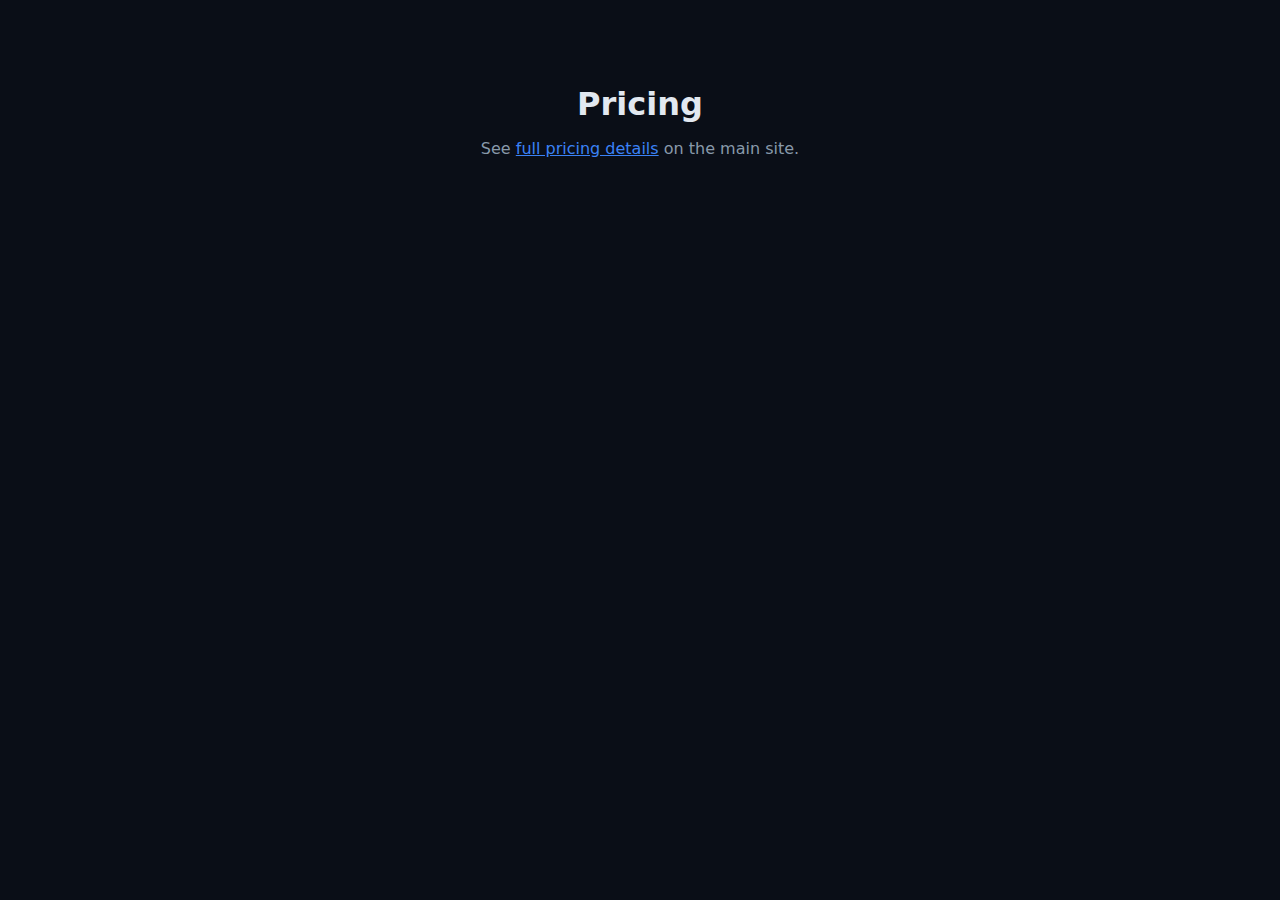
<file: service/templates/pricing.html>
<!DOCTYPE html>
<html lang="en">
<head>
    <meta charset="UTF-8">
    <meta name="viewport" content="width=device-width, initial-scale=1.0">
    <title>Pricing — TerraScore</title>
    <style>
        body { font-family: system-ui, sans-serif; background: #0a0e17; color: #e2e8f0; margin: 0; padding: 4rem 2rem; text-align: center; }
        h1 { font-size: 2rem; margin-bottom: 1rem; }
        p { color: #8899aa; }
        a { color: #3b82f6; }
    </style>
</head>
<body>
    <h1>Pricing</h1>
    <p>See <a href="/#pricing">full pricing details</a> on the main site.</p>
</body>
</html>
</file>
